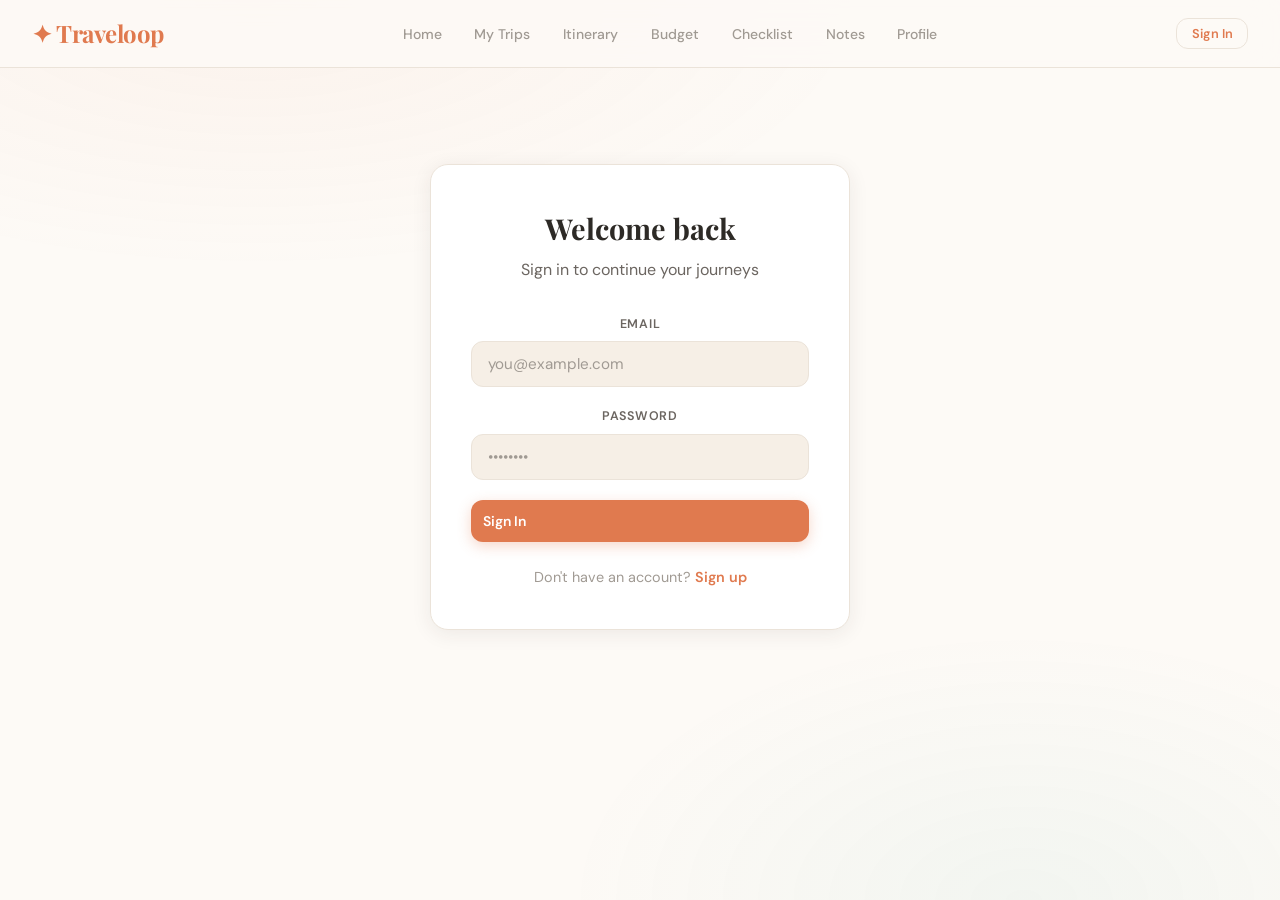
<file: traveloop/index.html>
<!DOCTYPE html>
<html lang="en">
<head>
    <meta charset="UTF-8">
    <meta name="viewport" content="width=device-width, initial-scale=1.0">
    <title>Traveloop — End-to-End Travel Planning</title>
    <meta name="description" content="Plan, budget, and organize your entire trip in one place.">
    <link rel="stylesheet" href="styles.css">
</head>
<body>

<!-- ========== NAVBAR ========== -->
<nav class="navbar">
    <div class="logo" onclick="App.navigate('home')">✦ Traveloop</div>
    <div class="nav-links">
        <button onclick="App.navigate('home')" id="nav-home">Home</button>
        <button onclick="App.navigate('my-trips')" id="nav-my-trips">My Trips</button>
        <button onclick="App.navigate('builder')" id="nav-builder">Itinerary</button>
        <button onclick="App.navigate('budget')" id="nav-budget">Budget</button>
        <button onclick="App.navigate('checklist')" id="nav-checklist">Checklist</button>
        <button onclick="App.navigate('notes')" id="nav-notes">Notes</button>
        <button onclick="App.navigate('profile')" id="nav-profile">Profile</button>
    </div>
    <div id="auth-corner" class="auth-corner">
        <button class="btn btn-outline btn-sm" onclick="App.navigate('auth')">Sign In</button>
    </div>
</nav>

<div class="container">

    <!-- 1. AUTH (Login / Signup) -->
    <section id="auth" class="view-section">
        <div class="auth-container">
            <div class="card card-glow" style="padding: 2.5rem;">
                <h2 id="auth-title">Welcome back</h2>
                <p class="subtitle" id="auth-subtitle">Sign in to continue your journeys</p>
                <form id="auth-form">
                    <div class="form-group" id="name-group" style="display:none;">
                        <label>Full Name</label>
                        <input type="text" name="name" placeholder="John Doe">
                    </div>
                    <div class="form-group">
                        <label>Email</label>
                        <input type="email" name="email" required placeholder="you@example.com">
                    </div>
                    <div class="form-group">
                        <label>Password</label>
                        <input type="password" name="password" required placeholder="••••••••">
                    </div>
                    <button type="submit" class="btn btn-primary" style="width:100%;padding:0.75rem;">Sign In</button>
                    <p class="auth-toggle" id="auth-toggle-text" onclick="App.toggleAuthMode()">
                        Don't have an account? <span>Sign up</span>
                    </p>
                </form>
            </div>
        </div>
    </section>

    <!-- 2. HOME -->
    <section id="home" class="view-section">
        <div class="hero">
            <h2 id="welcome-msg">Plan Your Next <span>Adventure</span> 🌍</h2>
            <p>Build itineraries, track budgets, pack smart, and keep notes — all in one beautiful place.</p>
            <button class="btn btn-primary" onclick="App.navigate('create-trip')" style="padding:0.75rem 2rem;">+ Plan New Trip</button>
        </div>

        <div class="section-header"><h2>Recent Trips</h2>
            <button class="btn btn-outline btn-sm" onclick="App.navigate('my-trips')">View All</button>
        </div>
        <div id="dashboard-recent-list"></div>

        <div class="section-header" style="margin-top:2.5rem;"><h2>🏙️ Popular Destinations</h2></div>
        <div class="grid" id="popular-cities"></div>

        <div class="section-header" style="margin-top:2.5rem;"><h2>💡 Quick Actions</h2></div>
        <div class="quick-actions">
            <div class="qa-card" onclick="App.navigate('create-trip')">✈️<br><strong>New Trip</strong></div>
            <div class="qa-card" onclick="App.navigate('my-trips')">📋<br><strong>My Trips</strong></div>
            <div class="qa-card" onclick="App.navigate('budget')">💰<br><strong>Budget</strong></div>
            <div class="qa-card" onclick="App.navigate('checklist')">🎒<br><strong>Checklist</strong></div>
            <div class="qa-card" onclick="App.navigate('notes')">📝<br><strong>Notes</strong></div>
            <div class="qa-card" onclick="App.navigate('profile')">👤<br><strong>Profile</strong></div>
        </div>
    </section>

    <!-- 3. CREATE TRIP -->
    <section id="create-trip" class="view-section">
        <div class="card card-glow" style="max-width:580px;margin:0 auto;padding:2rem;">
            <h2 style="margin-bottom:0.25rem;">Start Your Journey ✈️</h2>
            <p style="color:var(--text-muted);margin-bottom:1.5rem;font-size:0.9rem;">Fill in the details below.</p>
            <form id="form-create-trip">
                <div class="form-group"><label>Trip Name</label>
                    <input name="name" placeholder="e.g. Summer in Europe" required></div>
                <div class="flex gap-4">
                    <div class="form-group" style="flex:1;"><label>Start Date</label>
                        <input name="start" type="date" required></div>
                    <div class="form-group" style="flex:1;"><label>End Date</label>
                        <input name="end" type="date" required></div>
                </div>
                <div class="form-group"><label>Description</label>
                    <textarea name="desc" rows="3" placeholder="What are you dreaming of?"></textarea></div>
                <div style="text-align:right;">
                    <button class="btn btn-ghost" type="button" onclick="App.navigate('home')" style="margin-right:0.5rem;">Cancel</button>
                    <button type="submit" class="btn btn-primary">Create Trip →</button>
                </div>
            </form>
        </div>
    </section>

    <!-- 4. MY TRIPS -->
    <section id="my-trips" class="view-section">
        <div class="section-header">
            <h2>My Planned Trips</h2>
            <button class="btn btn-primary btn-sm" onclick="App.navigate('create-trip')">+ New Trip</button>
        </div>
        <div class="grid" id="trip-list-grid"></div>
    </section>

    <!-- 5 & 6. ITINERARY BUILDER + VIEW -->
    <section id="builder" class="view-section">
        <div class="card card-glow">
            <div class="section-header" style="margin-bottom:1rem;">
                <h2>🗺️ Itinerary Builder</h2>
                <div class="flex gap-2">
                    <button class="btn btn-outline btn-sm view-toggle active" data-view="list" onclick="App.setItinView('list')">📋 List</button>
                    <button class="btn btn-outline btn-sm view-toggle" data-view="day" onclick="App.setItinView('day')">📅 Day-wise</button>
                    <button class="btn btn-outline btn-sm" onclick="App.showCitySearch()">+ Add City</button>
                </div>
            </div>
            <div id="itinerary-timeline"></div>
        </div>
    </section>

    <!-- 7. CITY SEARCH (rendered as modal by JS) -->

    <!-- 9. BUDGET -->
    <section id="budget" class="view-section">
        <div class="card card-glow">
            <h2 style="margin-bottom:1.5rem;">💰 Budget & Cost Analysis</h2>
            <div id="budget-content"></div>
        </div>
    </section>

    <!-- 10. CHECKLIST -->
    <section id="checklist" class="view-section">
        <div class="card card-glow" style="max-width:650px;margin:0 auto;">
            <div class="section-header" style="margin-bottom:1rem;">
                <h2>🎒 Packing Checklist</h2>
                <button class="btn btn-outline btn-sm" onclick="App.resetChecklist()">↺ Reset All</button>
            </div>
            <div id="checklist-items"></div>
        </div>
    </section>

    <!-- 11. SHARED/PUBLIC VIEW -->
    <section id="shared" class="view-section">
        <div id="shared-content" style="max-width:700px;margin:0 auto;"></div>
    </section>

    <!-- 12. PROFILE -->
    <section id="profile" class="view-section">
        <div class="card card-glow" style="max-width:550px;margin:0 auto;padding:2rem;">
            <h2 style="margin-bottom:1.5rem;">👤 Profile & Settings</h2>
            <div id="profile-content"></div>
        </div>
    </section>

    <!-- 13. NOTES -->
    <section id="notes" class="view-section">
        <div class="card card-glow" style="max-width:700px;margin:0 auto;">
            <h2 style="margin-bottom:0.25rem;">📝 Trip Notes & Journal</h2>
            <p style="color:var(--text-muted);font-size:0.9rem;margin-bottom:1.5rem;">Save important details and reminders.</p>
            <div>
                <textarea id="note-input" rows="4" placeholder="Hotel info, local contacts, daily logs..."></textarea>
                <div style="text-align:right;margin-top:0.5rem;">
                    <button class="btn btn-primary" onclick="App.addNote()">Save Note</button>
                </div>
            </div>
            <div id="notes-list" style="margin-top:2rem;"></div>
        </div>
    </section>

</div>

<script src="app.js"></script>
</body>
</html>
</file>
<file: traveloop/styles.css>
@import url('https://fonts.googleapis.com/css2?family=DM+Sans:ital,opsz,wght@0,9..40,300;0,9..40,400;0,9..40,500;0,9..40,600;0,9..40,700;1,9..40,400&family=Playfair+Display:wght@600;700&display=swap');

:root {
    --primary: #e07a4f;          /* Warm sunset coral — evokes adventure */
    --primary-light: #f4a87a;
    --primary-dark: #c4603a;
    --accent: #2a9d8f;           /* Ocean teal — trust & calm */
    --accent-light: #52c7b8;
    --sky: #5ea0d0;              /* Sky blue — openness & freedom */
    --sand: #f6efe6;             /* Warm sand — comfort & warmth */
    --success: #57a773;
    --warning: #e9a820;
    --danger: #d64545;
    --bg: #fdfaf6;               /* Warm white — inviting, not clinical */
    --bg-card: #ffffff;
    --bg-hero: linear-gradient(135deg, #fef5ec 0%, #eef6f5 50%, #f0f4fb 100%);
    --border: #ebe3d9;
    --border-focus: rgba(224,122,79,0.4);
    --text: #2d2a26;             /* Warm charcoal — easy to read */
    --text-secondary: #6b6560;
    --text-muted: #a09a93;
    --shadow-sm: 0 1px 3px rgba(45,42,38,0.06);
    --shadow: 0 4px 20px rgba(45,42,38,0.08);
    --shadow-lg: 0 12px 40px rgba(45,42,38,0.12);
    --radius: 18px;
    --radius-sm: 12px;
    --transition: 0.3s cubic-bezier(0.4, 0, 0.2, 1);
}

*, *::before, *::after { box-sizing: border-box; margin: 0; padding: 0; }
html { scroll-behavior: smooth; }

body {
    font-family: 'DM Sans', system-ui, sans-serif;
    background: var(--bg);
    color: var(--text);
    line-height: 1.6;
    min-height: 100vh;
}
/* Subtle warm grain texture */
body::before {
    content: '';
    position: fixed; inset: 0; pointer-events: none; z-index: 0;
    background:
        radial-gradient(ellipse 80% 50% at 20% 0%, rgba(224,122,79,0.06) 0%, transparent 60%),
        radial-gradient(ellipse 60% 50% at 80% 100%, rgba(42,157,143,0.05) 0%, transparent 60%);
}

/* ========= NAVBAR ========= */
.navbar {
    position: sticky; top: 0; z-index: 100;
    display: flex; align-items: center; justify-content: space-between;
    padding: 0 2rem; height: 68px;
    background: rgba(253,250,246,0.85);
    backdrop-filter: blur(16px); -webkit-backdrop-filter: blur(16px);
    border-bottom: 1px solid var(--border);
}
.logo {
    font-family: 'Playfair Display', serif;
    font-size: 1.5rem; font-weight: 700; cursor: pointer;
    color: var(--primary);
    letter-spacing: -0.02em;
}
.nav-links { display: flex; gap: 0.25rem; }
.nav-links button {
    background: none; border: none; color: var(--text-muted);
    font-family: 'DM Sans', sans-serif; font-size: 0.875rem; font-weight: 500;
    padding: 0.5rem 0.9rem; border-radius: 10px; cursor: pointer;
    transition: var(--transition); position: relative;
}
.nav-links button:hover { color: var(--text-secondary); background: rgba(224,122,79,0.06); }
.nav-links button.active { color: var(--primary); background: rgba(224,122,79,0.08); font-weight: 600; }
.nav-links button.active::after {
    content: ''; position: absolute; bottom: 2px; left: 50%; transform: translateX(-50%);
    width: 16px; height: 2.5px; background: var(--primary); border-radius: 2px;
}

/* ========= LAYOUT ========= */
.container { max-width: 1080px; margin: 0 auto; padding: 2rem 1.5rem; position: relative; z-index: 1; }
.view-section { display: none; }
.view-section.active { display: block; animation: viewIn 0.45s ease-out; }
@keyframes viewIn {
    from { opacity: 0; transform: translateY(20px); }
    to { opacity: 1; transform: translateY(0); }
}

/* ========= CARD ========= */
.card {
    background: var(--bg-card);
    border: 1px solid var(--border);
    border-radius: var(--radius);
    padding: 1.5rem;
    box-shadow: var(--shadow-sm);
    transition: var(--transition);
    margin-bottom: 1.25rem;
}
.card:hover { box-shadow: var(--shadow); transform: translateY(-2px); }
.card-glow { box-shadow: var(--shadow); }

/* ========= GRID ========= */
.grid { display: grid; grid-template-columns: repeat(auto-fill, minmax(300px, 1fr)); gap: 1.25rem; }

/* ========= BUTTONS ========= */
.btn {
    display: inline-flex; align-items: center; gap: 0.5rem;
    font-family: 'DM Sans', sans-serif; font-size: 0.875rem; font-weight: 600;
    padding: 0.65rem 1.4rem; border: none; border-radius: var(--radius-sm);
    cursor: pointer; transition: var(--transition); white-space: nowrap;
}
.btn-primary {
    background: var(--primary); color: white;
    box-shadow: 0 4px 14px rgba(224,122,79,0.3);
}
.btn-primary:hover {
    background: var(--primary-dark);
    transform: translateY(-1px); box-shadow: 0 6px 20px rgba(224,122,79,0.35);
}
.btn-outline {
    background: transparent; border: 1.5px solid var(--border); color: var(--primary);
}
.btn-outline:hover { background: rgba(224,122,79,0.06); border-color: var(--primary-light); }
.btn-danger { background: transparent; color: var(--danger); }
.btn-danger:hover { background: rgba(214,69,69,0.06); }
.btn-ghost { background: transparent; color: var(--text-secondary); }
.btn-ghost:hover { background: rgba(0,0,0,0.03); }
.btn-sm { padding: 0.4rem 0.9rem; font-size: 0.8rem; }

/* ========= FORMS ========= */
.form-group { margin-bottom: 1.25rem; display: flex; flex-direction: column; }
.form-group label {
    font-size: 0.78rem; font-weight: 600; color: var(--text-secondary);
    margin-bottom: 0.4rem; text-transform: uppercase; letter-spacing: 0.06em;
}
.form-group input, .form-group textarea, input[type="text"], textarea {
    background: var(--sand); color: var(--text);
    border: 1.5px solid var(--border); border-radius: var(--radius-sm);
    padding: 0.75rem 1rem; font-family: 'DM Sans', sans-serif; font-size: 0.95rem;
    transition: var(--transition); outline: none;
}
.form-group input:focus, .form-group textarea:focus, input:focus, textarea:focus {
    border-color: var(--primary);
    box-shadow: 0 0 0 3px rgba(224,122,79,0.12);
    background: #fff;
}
::placeholder { color: var(--text-muted); }

/* ========= HERO ========= */
.hero {
    text-align: center; padding: 3.5rem 1.5rem;
    background: var(--bg-hero);
    border-radius: var(--radius); border: 1px solid var(--border);
    margin-bottom: 2rem; position: relative; overflow: hidden;
}
.hero::before {
    content: ''; position: absolute; top: -40px; right: -40px;
    width: 200px; height: 200px; border-radius: 50%;
    background: rgba(224,122,79,0.08);
}
.hero::after {
    content: ''; position: absolute; bottom: -50px; left: -30px;
    width: 160px; height: 160px; border-radius: 50%;
    background: rgba(42,157,143,0.06);
}
.hero h2 {
    font-family: 'Playfair Display', serif;
    font-size: 2.2rem; font-weight: 700; margin-bottom: 0.5rem;
    position: relative; z-index: 1;
}
.hero h2 span {
    color: var(--primary);
    background: linear-gradient(135deg, var(--primary), var(--accent));
    -webkit-background-clip: text; -webkit-text-fill-color: transparent; background-clip: text;
}
.hero p {
    color: var(--text-secondary); max-width: 480px;
    margin: 0 auto 1.75rem; position: relative; z-index: 1;
    font-size: 1.05rem;
}

/* ========= SECTION HEADERS ========= */
.section-header {
    display: flex; justify-content: space-between; align-items: center;
    margin-bottom: 1.5rem;
}
.section-header h2 {
    font-family: 'Playfair Display', serif;
    font-size: 1.5rem; font-weight: 700;
}

/* ========= TRIP CARDS ========= */
.trip-card { cursor: pointer; position: relative; overflow: hidden; }
.trip-card::before {
    content: ''; position: absolute; top: 0; left: 0;
    width: 100%; height: 4px; border-radius: var(--radius) var(--radius) 0 0;
    background: linear-gradient(90deg, var(--primary), var(--accent));
    opacity: 0; transition: var(--transition);
}
.trip-card:hover::before { opacity: 1; }
.trip-card h3 {
    font-family: 'Playfair Display', serif;
    font-size: 1.15rem; font-weight: 700; margin-bottom: 0.25rem; color: var(--text);
}
.trip-card .trip-dates { font-size: 0.85rem; color: var(--text-muted); }
.trip-card .trip-desc {
    font-size: 0.88rem; color: var(--text-secondary); margin-top: 0.75rem;
    display: -webkit-box; -webkit-line-clamp: 2; -webkit-box-orient: vertical; overflow: hidden;
}
.trip-badge {
    display: inline-block; font-size: 0.72rem; font-weight: 600;
    padding: 0.25rem 0.7rem; border-radius: 50px;
    background: rgba(224,122,79,0.1); color: var(--primary);
    margin-top: 0.75rem;
}

/* ========= TIMELINE ========= */
.timeline { position: relative; padding-left: 2rem; }
.timeline::before {
    content: ''; position: absolute; left: 7px; top: 0; bottom: 0;
    width: 2.5px; border-radius: 2px;
    background: linear-gradient(180deg, var(--primary-light), var(--accent), var(--border));
}
.timeline-stop { position: relative; margin-bottom: 2rem; animation: viewIn 0.35s ease-out; }
.timeline-stop .dot {
    position: absolute; left: -2rem; top: 4px;
    width: 16px; height: 16px; border-radius: 50%;
    background: #fff; border: 3px solid var(--primary);
    box-shadow: 0 0 0 4px rgba(224,122,79,0.12);
    z-index: 1;
}
.stop-card {
    background: var(--bg-card); border: 1px solid var(--border);
    border-radius: var(--radius-sm); padding: 1.25rem;
    box-shadow: var(--shadow-sm); transition: var(--transition);
}
.stop-card:hover { box-shadow: var(--shadow); }
.stop-card h3 {
    font-family: 'Playfair Display', serif;
    font-size: 1.1rem; font-weight: 700; display: flex; align-items: center; gap: 0.5rem;
}
.activity-item {
    display: flex; justify-content: space-between; align-items: center;
    padding: 0.5rem 0.75rem; margin-top: 0.5rem;
    background: var(--sand); border-radius: 8px;
    font-size: 0.9rem; color: var(--text-secondary);
}
.activity-cost { color: var(--success); font-weight: 600; font-size: 0.85rem; }

/* ========= BUDGET ========= */
.budget-total {
    text-align: center; padding: 2.5rem;
    background: linear-gradient(135deg, rgba(87,167,115,0.06), rgba(42,157,143,0.06));
    border-radius: var(--radius); border: 1px solid rgba(87,167,115,0.15);
    margin-bottom: 1.5rem;
}
.budget-total .amount {
    font-family: 'Playfair Display', serif;
    font-size: 2.8rem; font-weight: 700; color: var(--accent);
}
.budget-total .label { font-size: 0.85rem; color: var(--text-muted); margin-top: 0.3rem; }
.budget-bar-container { margin-bottom: 0.85rem; }
.budget-bar-label {
    display: flex; justify-content: space-between; font-size: 0.85rem;
    margin-bottom: 0.35rem; color: var(--text-secondary);
}
.budget-bar { height: 10px; background: var(--sand); border-radius: 5px; overflow: hidden; }
.budget-bar-fill {
    height: 100%; border-radius: 5px;
    background: linear-gradient(90deg, var(--primary), var(--accent));
    transition: width 0.8s cubic-bezier(0.4, 0, 0.2, 1);
}

/* ========= CHECKLIST ========= */
.checklist-item {
    display: flex; align-items: center; gap: 0.75rem;
    padding: 0.8rem 1rem; border-radius: var(--radius-sm);
    background: var(--bg-card); border: 1px solid var(--border);
    margin-bottom: 0.5rem; transition: var(--transition); cursor: pointer;
}
.checklist-item:hover { box-shadow: var(--shadow-sm); transform: translateX(2px); }
.checklist-item.checked { opacity: 0.55; }
.checklist-item.checked .item-text { text-decoration: line-through; color: var(--text-muted); }
.custom-check {
    width: 24px; height: 24px; border-radius: 7px;
    border: 2px solid var(--border); flex-shrink: 0;
    display: flex; align-items: center; justify-content: center;
    transition: var(--transition); cursor: pointer; background: var(--sand);
}
.custom-check.done {
    background: var(--accent); border-color: var(--accent);
}
.custom-check.done::after { content: '✓'; color: white; font-size: 0.8rem; font-weight: 700; }
.item-text { font-size: 0.95rem; }
.checklist-add { display: flex; gap: 0.75rem; margin-bottom: 1.25rem; }
.checklist-add input { flex: 1; }

/* ========= NOTES ========= */
.note-card {
    background: var(--bg-card); border: 1px solid var(--border);
    border-left: 4px solid var(--primary-light);
    border-radius: var(--radius-sm); padding: 1.25rem;
    margin-bottom: 0.75rem; transition: var(--transition);
}
.note-card:hover { box-shadow: var(--shadow-sm); transform: translateX(2px); }
.note-card p { font-size: 0.95rem; white-space: pre-wrap; line-height: 1.7; color: var(--text-secondary); }
.note-card .note-date { font-size: 0.75rem; color: var(--text-muted); margin-top: 0.75rem; text-align: right; }

/* ========= MODAL ========= */
.modal-overlay {
    position: fixed; inset: 0; background: rgba(45,42,38,0.35);
    backdrop-filter: blur(6px); display: flex; align-items: center; justify-content: center;
    z-index: 200; animation: fadeIn 0.2s ease forwards;
}
@keyframes fadeIn { from { opacity: 0; } to { opacity: 1; } }
.modal {
    background: var(--bg-card); border: 1px solid var(--border);
    border-radius: var(--radius); padding: 2rem; width: 90%; max-width: 440px;
    box-shadow: var(--shadow-lg);
    animation: modalIn 0.25s ease forwards;
}
@keyframes modalIn { from { transform: scale(0.95) translateY(10px); opacity: 0; } to { transform: scale(1) translateY(0); opacity: 1; } }
.modal h3 {
    font-family: 'Playfair Display', serif;
    font-size: 1.25rem; margin-bottom: 1.25rem; color: var(--text);
}
.modal-actions { display: flex; justify-content: flex-end; gap: 0.75rem; margin-top: 1.5rem; }

/* ========= TOAST ========= */
.toast {
    position: fixed; bottom: 2rem; right: 2rem; z-index: 300;
    background: var(--bg-card); border: 1px solid var(--border);
    border-left: 4px solid var(--accent);
    border-radius: var(--radius-sm); padding: 1rem 1.5rem;
    color: var(--text); font-size: 0.9rem; box-shadow: var(--shadow-lg);
    animation: toastIn 0.3s ease, toastOut 0.3s ease 2.7s forwards;
}
@keyframes toastIn { from { transform: translateY(20px); opacity: 0; } }
@keyframes toastOut { to { transform: translateY(20px); opacity: 0; } }

/* ========= EMPTY STATE ========= */
.empty-state { text-align: center; padding: 3rem 1rem; color: var(--text-muted); }
.empty-state .emoji { font-size: 3rem; margin-bottom: 1rem; }
.empty-state p { font-size: 0.95rem; }

/* ========= AUTH ========= */
.auth-container { max-width: 420px; margin: 4rem auto; text-align: center; }
.auth-container h2 {
    font-family: 'Playfair Display', serif;
    font-size: 1.8rem; font-weight: 700; margin-bottom: 0.4rem; color: var(--text);
}
.auth-container .subtitle { color: var(--text-secondary); margin-bottom: 2rem; font-size: 1rem; }
.auth-toggle { color: var(--text-muted); font-size: 0.9rem; margin-top: 1.5rem; cursor: pointer; }
.auth-toggle span { color: var(--primary); font-weight: 600; }
.auth-toggle span:hover { text-decoration: underline; }

/* ========= AUTH CORNER ========= */
.auth-corner { display: flex; align-items: center; gap: 0.75rem; }

/* ========= QUICK ACTIONS ========= */
.quick-actions { display: grid; grid-template-columns: repeat(6, 1fr); gap: 1rem; }
.qa-card {
    text-align: center; padding: 1.5rem 1rem; border-radius: var(--radius);
    background: var(--bg-card); border: 1px solid var(--border);
    cursor: pointer; transition: var(--transition); font-size: 1.5rem;
    box-shadow: var(--shadow-sm);
}
.qa-card:hover { transform: translateY(-3px); box-shadow: var(--shadow); border-color: var(--primary-light); }
.qa-card strong { display: block; font-size: 0.8rem; margin-top: 0.3rem; color: var(--text-secondary); }

/* ========= CITY CARDS ========= */
.city-card { text-align: center; cursor: pointer; padding: 1.25rem; }
.city-card:hover { border-color: var(--primary-light); }

/* ========= CITY SEARCH RESULTS ========= */
.city-results { max-height: 200px; overflow-y: auto; margin-top: 0.5rem; }
.city-result {
    padding: 0.6rem 0.75rem; border-radius: 8px; cursor: pointer;
    transition: var(--transition); font-size: 0.9rem;
}
.city-result:hover { background: var(--sand); }
.city-result.selected { background: rgba(224,122,79,0.1); border: 1px solid var(--primary-light); }

/* ========= CLOSE/DELETE BUTTON ========= */
.btn-x {
    background: none; border: none; cursor: pointer; font-size: 1.1rem;
    color: var(--text-muted); padding: 0.2rem 0.4rem; border-radius: 6px;
    transition: var(--transition); line-height: 1;
}
.btn-x:hover { color: var(--danger); background: rgba(214,69,69,0.08); }

/* ========= CARD ACTIONS ========= */
.card-actions {
    display: flex; gap: 0.5rem; margin-top: 0.75rem;
    padding-top: 0.75rem; border-top: 1px solid var(--border);
}

/* ========= CATEGORY GROUPS ========= */
.cat-group { margin-bottom: 1.25rem; }
.cat-label {
    font-size: 0.72rem; font-weight: 700; color: var(--text-muted);
    letter-spacing: 0.08em; margin-bottom: 0.5rem; padding-left: 0.25rem;
}

/* ========= BUDGET CATEGORIES ========= */
.budget-cats { display: grid; grid-template-columns: repeat(auto-fill, minmax(140px, 1fr)); gap: 0.75rem; }
.cat-chip {
    background: var(--bg-card); border: 1px solid var(--border);
    border-radius: var(--radius-sm); padding: 1rem; text-align: center;
    font-size: 0.85rem; color: var(--text-secondary);
}
.cat-chip strong { display: block; font-size: 1.1rem; color: var(--text); margin-top: 0.25rem; }
.cat-bar { height: 4px; background: var(--sand); border-radius: 2px; margin-top: 0.5rem; overflow: hidden; }
.cat-bar div { height: 100%; border-radius: 2px; transition: width 0.6s ease; }

/* ========= PROFILE ========= */
.profile-avatar {
    width: 80px; height: 80px; border-radius: 50%; margin: 0 auto 1.5rem;
    background: linear-gradient(135deg, var(--primary), var(--accent));
    display: flex; align-items: center; justify-content: center;
    font-size: 2rem; font-weight: 700; color: white;
    font-family: 'Playfair Display', serif;
}

/* ========= DAY-WISE VIEW ========= */
.day-group {
    background: var(--bg-card); border: 1px solid var(--border);
    border-radius: var(--radius-sm); padding: 1.25rem; margin-bottom: 1rem;
}
.day-header {
    display: flex; justify-content: space-between; align-items: center;
    margin-bottom: 0.75rem; padding-bottom: 0.5rem; border-bottom: 1px solid var(--border);
}
.day-header h3 { font-family: 'Playfair Display', serif; font-size: 1.05rem; }

/* ========= VIEW TOGGLE ========= */
.view-toggle.active { background: rgba(224,122,79,0.1); border-color: var(--primary); }

/* ========= UTILITIES ========= */
.flex { display: flex; }
.justify-between { justify-content: space-between; }
.align-center { align-items: center; }
.gap-4 { gap: 1rem; }
.gap-2 { gap: 0.5rem; }
.text-center { text-align: center; }

/* ========= RESPONSIVE ========= */
@media (max-width: 768px) {
    .navbar { padding: 0 1rem; }
    .nav-links { gap: 0; overflow-x: auto; }
    .nav-links button { padding: 0.4rem 0.6rem; font-size: 0.78rem; }
    .container { padding: 1rem; }
    .hero { padding: 2.5rem 1rem; }
    .hero h2 { font-size: 1.5rem; }
    .grid { grid-template-columns: 1fr; }
}
</file>
